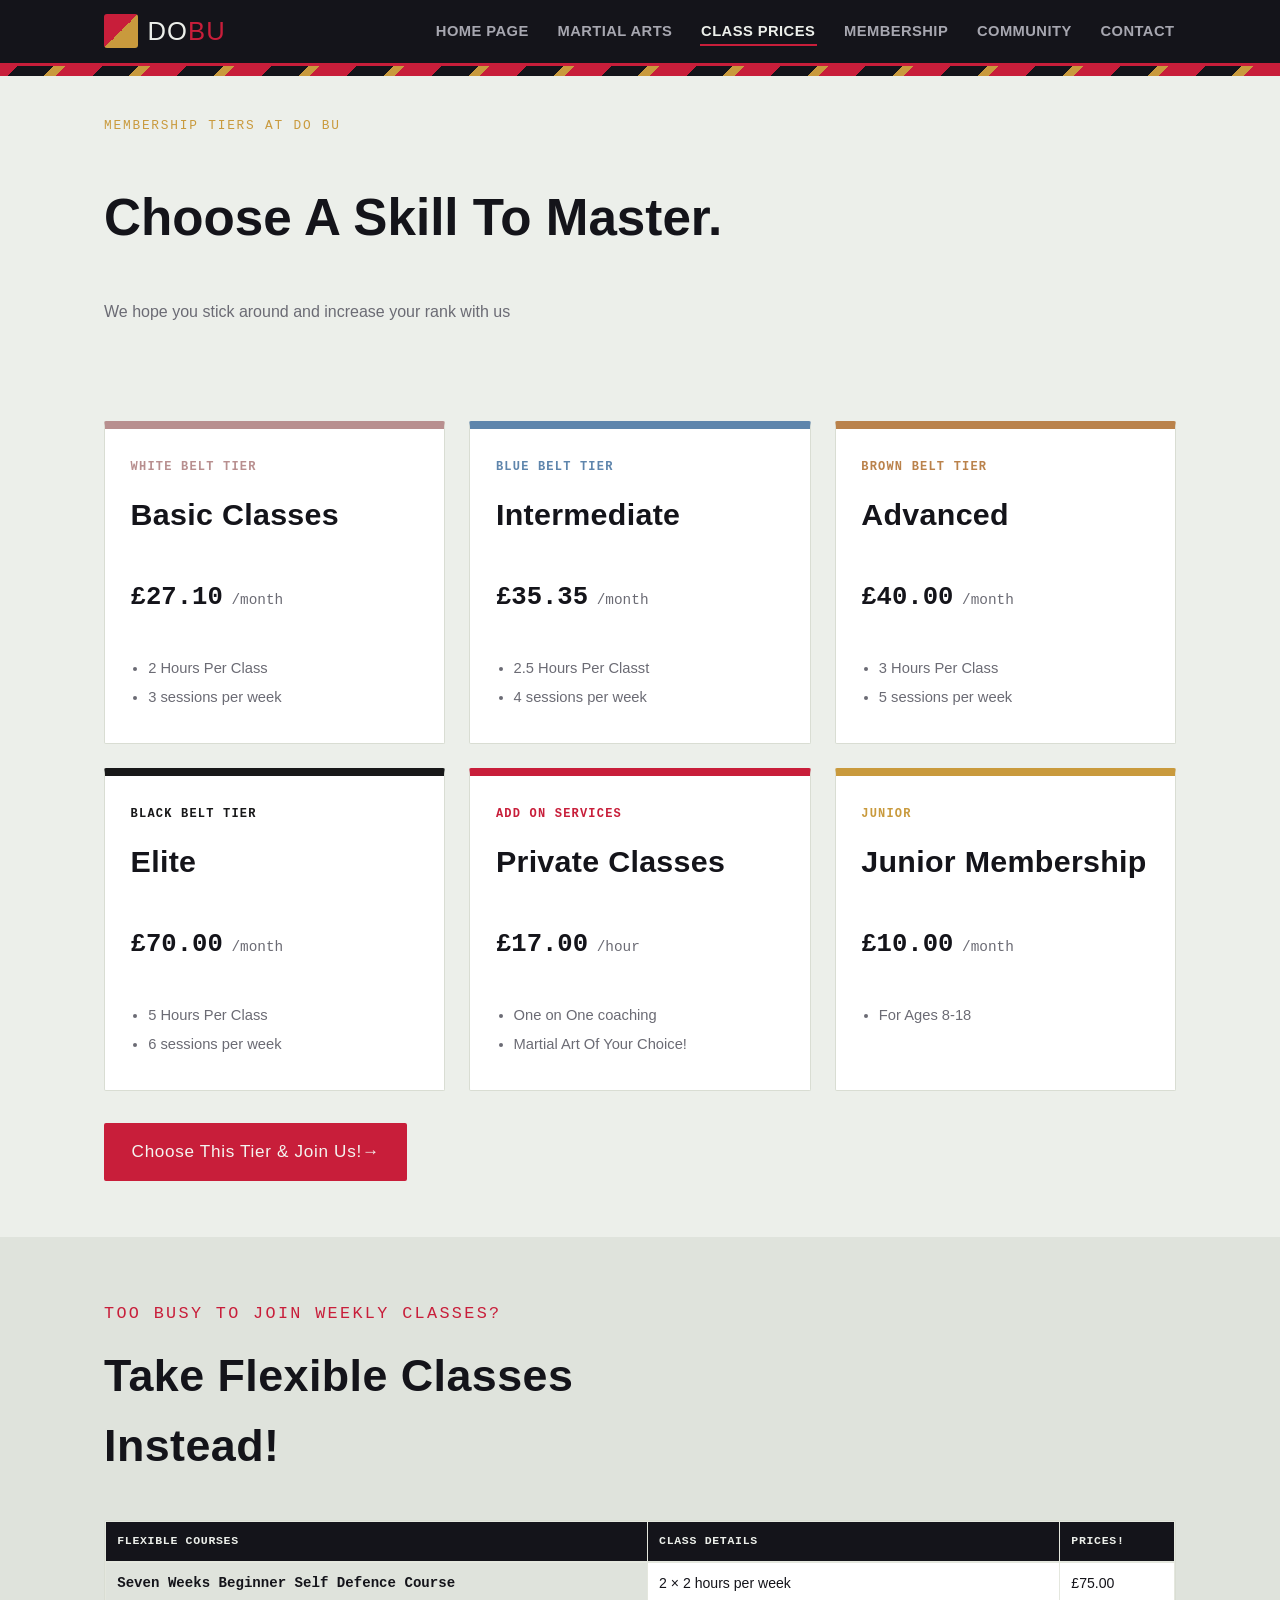
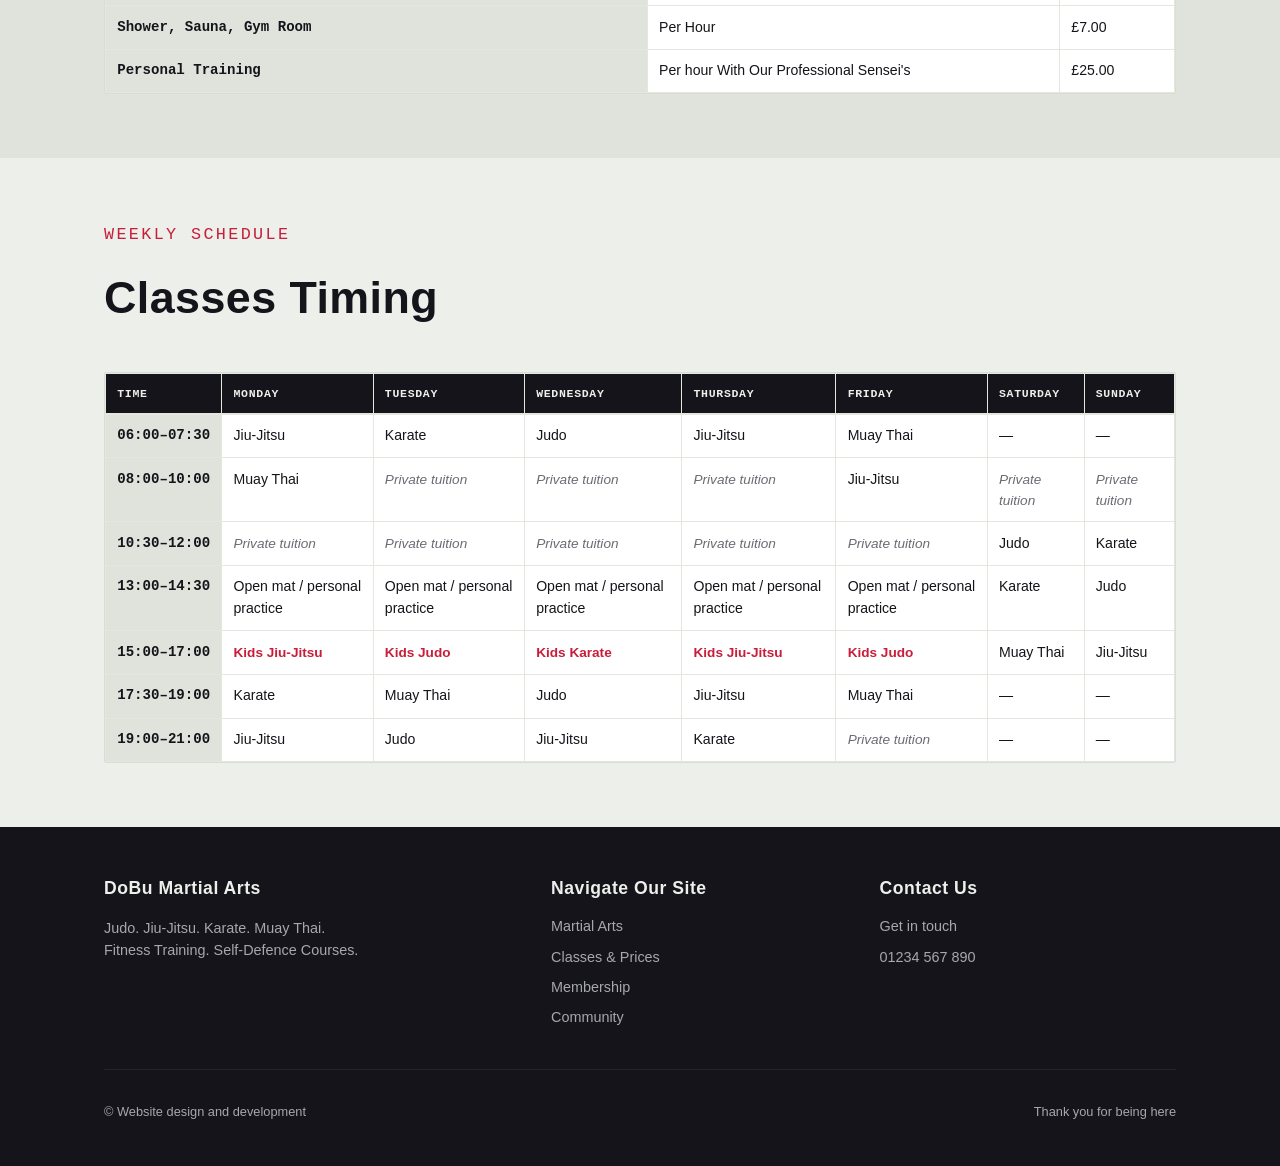
<file: classes-prices.html>
<!DOCTYPE html> <!--Declaration Tag -->
<html lang = 'eng'> <!--So browsers returns language specific results-->
<head>
    <meta name="viewport" content="width=device-width, initial-scale=1.0">
    <title>Class Prices. Welcome to Do Bu Gym's Official Website</title>
    <meta name="description" content="Membership prices, courses and timetable">
    <link rel="stylesheet" href="style.css">
<body>
<header class="site-header">
    <div class="header-inner">
        <a class="brand" href="index.html">
            <span class="brand-mark" aria-hidden="true"></span>
            <span class="brand-name">DO<span>BU</span></span>
        </a>
     <button class="nav-toggle" aria-expanded="false" aria-controls="main-nav">menu</button>
     <nav class="main-nav" id="main-nav" aria-label="Primary">
        <ul>
        <li><a href="index.html">Home Page</a></li>
        <li><a href="martial-arts.html">Martial Arts</a></li>
        <li><a href="classes-prices.html" aria-current="page">Class Prices</a></li>
        <li><a href="membership.html">Membership</a></li>
        <li><a href="community.html">Community</a></li>
        <li><a href="contact.html">Contact</a></li>
        </ul>
        </nav>
        </div>
        </header>
        <div class="belt-stripe" aria-hidden="true"></div>
        <main id="main">
   <section class="section-tight">
    <div class="container">
        <p class="eyebrow"> Membership Tiers at Do Bu</p>
        <h1 class="section-title" style="font-size:clamp(2.2rem,5vw,3.2rem);">Choose A Skill To Master.</h1>
        <p style="max-width:70ch;color:var(--text-muted);">We hope you stick around and increase your rank with us</p>
    </div>
   </section>    
   
   <section class="section-tight">
    <div class="container">
      <div class="grid grid-3">

 <div class="tier-card" style="--tier-color:#b88f8f;">
          <span class="tier-belt"> White Belt Tier</span>
          <h3>Basic Classes</h3>
          <p class="price">£27.10<span> /month</span></p>
          <ul>
            <li>2 Hours Per Class</li>
            <li>3 sessions per week</li>
          </ul>
        </div>       

  <div class="tier-card" style="--tier-color:#5e85ac;">
          <span class="tier-belt"> Blue Belt Tier</span>
          <h3>Intermediate</h3>
          <p class="price">£35.35<span> /month</span></p>
          <ul>
            <li>2.5 Hours Per Classt</li>
            <li>4 sessions per week</li>
          </ul>
        </div>   
 
<div class="tier-card" style="--tier-color:#ba824b;">
          <span class="tier-belt"> Brown Belt Tier</span>
          <h3>Advanced</h3>
          <p class="price">£40.00<span> /month</span></p>
          <ul>
            <li>3 Hours Per Class</li>
            <li>5 sessions per week</li>
          </ul>
        </div>        

 <div class="tier-card" style="--tier-color:#181819;">
          <span class="tier-belt"> Black Belt Tier</span>
          <h3>Elite</h3>
          <p class="price">£70.00<span> /month</span></p>
          <ul>
            <li>5 Hours Per Class</li>
            <li>6 sessions per week</li>
          </ul>
        </div>
        
<div class="tier-card" style="--tier-color:var(--crimson);">
          <span class="tier-belt"> Add On Services</span>
          <h3>Private Classes</h3>
          <p class="price">£17.00<span> /hour</span></p>
          <ul>
            <li>One on One coaching</li>
            <li>Martial Art Of Your Choice!</li>
          </ul>
        </div>

<div class="tier-card" style="--tier-color:var(--gold);">
          <span class="tier-belt"> Junior</span>
          <h3>Junior Membership</h3>
          <p class="price">£10.00<span> /month</span></p>
          <ul>
            <li>For Ages 8-18</li>
          </ul>
        </div>        
 </div>
      <p style="margin-top:2rem;"><a class="btn btn-primary" href="membership.html">Choose This Tier &amp; Join Us!→</a></p>
    </div>
  </section>

 <section class='section-alt'> 
    <div class="container">
    <div class="section-head">
        <p class="eyebrow">Too Busy To Join Weekly Classes?</p>
        <h2 class="section-title">Take Flexible Classes Instead!</h2>
    </div>
    <div class="data-table-wrap">
      <table class="data-table">
    <caption class="visually-hidden">Specialist courses and fitness training prices</caption>
    <thead>
        <tr><th scope="col">Flexible Courses</th><th scope="col">Class Details</th><th scope="col">Prices!</th></tr>
          </thead>
   <tbody>
            <tr>
              <th scope="row">Seven Weeks Beginner Self Defence Course</th>
              <td>2 × 2 hours per week</td>
              <td>£75.00</td>
            </tr>
            <tr>
              <th scope="row">Shower, Sauna, Gym Room</th>
              <td>Per Hour</td>
              <td>£7.00</td>
            </tr>
            <tr>
              <th scope="row">Personal Training</th>
              <td>Per hour With Our Professional Sensei's </td>
              <td>£25.00</td>
            </tr>
          </tbody>
        </table>
      </div>
    </div>
  </section>

  <section aria-labelledby="timetable-title">
    <div class="container">
      <div class="section-head">
        <p class="eyebrow">Weekly schedule</p>
        <h2 class="section-title" id="timetable-title">Classes Timing</h2>
      </div>
      <div class="data-table-wrap">
        <table class="data-table">
          <caption class="visually-hidden">DoBu Martial Arts Weekly Class Timetable</caption>
          <thead>
            <tr>
              <th scope="col">Time</th>
              <th scope="col">Monday</th>
              <th scope="col">Tuesday</th>
              <th scope="col">Wednesday</th>
              <th scope="col">Thursday</th>
              <th scope="col">Friday</th>
              <th scope="col">Saturday</th>
              <th scope="col">Sunday</th>
            </tr>
          </thead>
          <tbody>
            <tr>
              <th scope="row">06:00–07:30</th>
              <td>Jiu-Jitsu</td><td>Karate</td><td>Judo</td><td>Jiu-Jitsu</td><td>Muay Thai</td><td>—</td><td>—</td>
            </tr>
            <tr>
              <th scope="row">08:00–10:00</th>
              <td>Muay Thai</td>
              <td><span class="slot private">Private tuition</span></td>
              <td><span class="slot private">Private tuition</span></td>
              <td><span class="slot private">Private tuition</span></td>
              <td>Jiu-Jitsu</td>
              <td><span class="slot private">Private tuition</span></td>
              <td><span class="slot private">Private tuition</span></td>
            </tr>
            <tr>
              <th scope="row">10:30–12:00</th>
              <td><span class="slot private">Private tuition</span></td>
              <td><span class="slot private">Private tuition</span></td>
              <td><span class="slot private">Private tuition</span></td>
              <td><span class="slot private">Private tuition</span></td>
              <td><span class="slot private">Private tuition</span></td>
              <td>Judo</td>
              <td>Karate</td>
            </tr>
            <tr>
              <th scope="row">13:00–14:30</th>
              <td>Open mat / personal practice</td>
              <td>Open mat / personal practice</td>
              <td>Open mat / personal practice</td>
              <td>Open mat / personal practice</td>
              <td>Open mat / personal practice</td>
              <td>Karate</td>
              <td>Judo</td>
            </tr>
            <tr>
              <th scope="row">15:00–17:00</th>
              <td><span class="slot kids">Kids Jiu-Jitsu</span></td>
              <td><span class="slot kids">Kids Judo</span></td>
              <td><span class="slot kids">Kids Karate</span></td>
              <td><span class="slot kids">Kids Jiu-Jitsu</span></td>
              <td><span class="slot kids">Kids Judo</span></td>
              <td>Muay Thai</td>
              <td>Jiu-Jitsu</td>
            </tr>
            <tr>
              <th scope="row">17:30–19:00</th>
              <td>Karate</td><td>Muay Thai</td><td>Judo</td><td>Jiu-Jitsu</td><td>Muay Thai</td><td>—</td><td>—</td>
            </tr>
            <tr>
              <th scope="row">19:00–21:00</th>
              <td>Jiu-Jitsu</td><td>Judo</td><td>Jiu-Jitsu</td><td>Karate</td>
              <td><span class="slot private">Private tuition</span></td><td>—</td><td>—</td>
            </tr>
          </tbody>
        </table>
      </div>
    </div>
  </section>

</main>

<footer class="site-footer">
  <div class="container">
    <div class="footer-grid">
      <div>
        <h4>DoBu Martial Arts</h4>
        <p>Judo. Jiu-Jitsu. Karate. Muay Thai.<br>Fitness Training. Self-Defence Courses.</p>
      </div>
      <div>
        <h4>Navigate Our Site</h4> 
        <ul>
          <li><a href="martial-arts.html">Martial Arts</a></li>
          <li><a href="classes-prices.html">Classes &amp; Prices</a></li>
          <li><a href="membership.html">Membership</a></li>
          <li><a href="community.html">Community</a></li>
        </ul>
      </div>
      <div>
        <h4>Contact Us</h4>
        <ul>
          <li><a href="contact.html">Get in touch</a></li>
          <li>01234 567 890</a></li>
        </ul>
      </div>
    </div>
    <div class="footer-bottom">
      <p>© Website design and development</p>
      <p>Thank you for being here</p>
    </div>
  </div>
</footer>

<script src="script.js"></script>
</body>
</html>
</file>
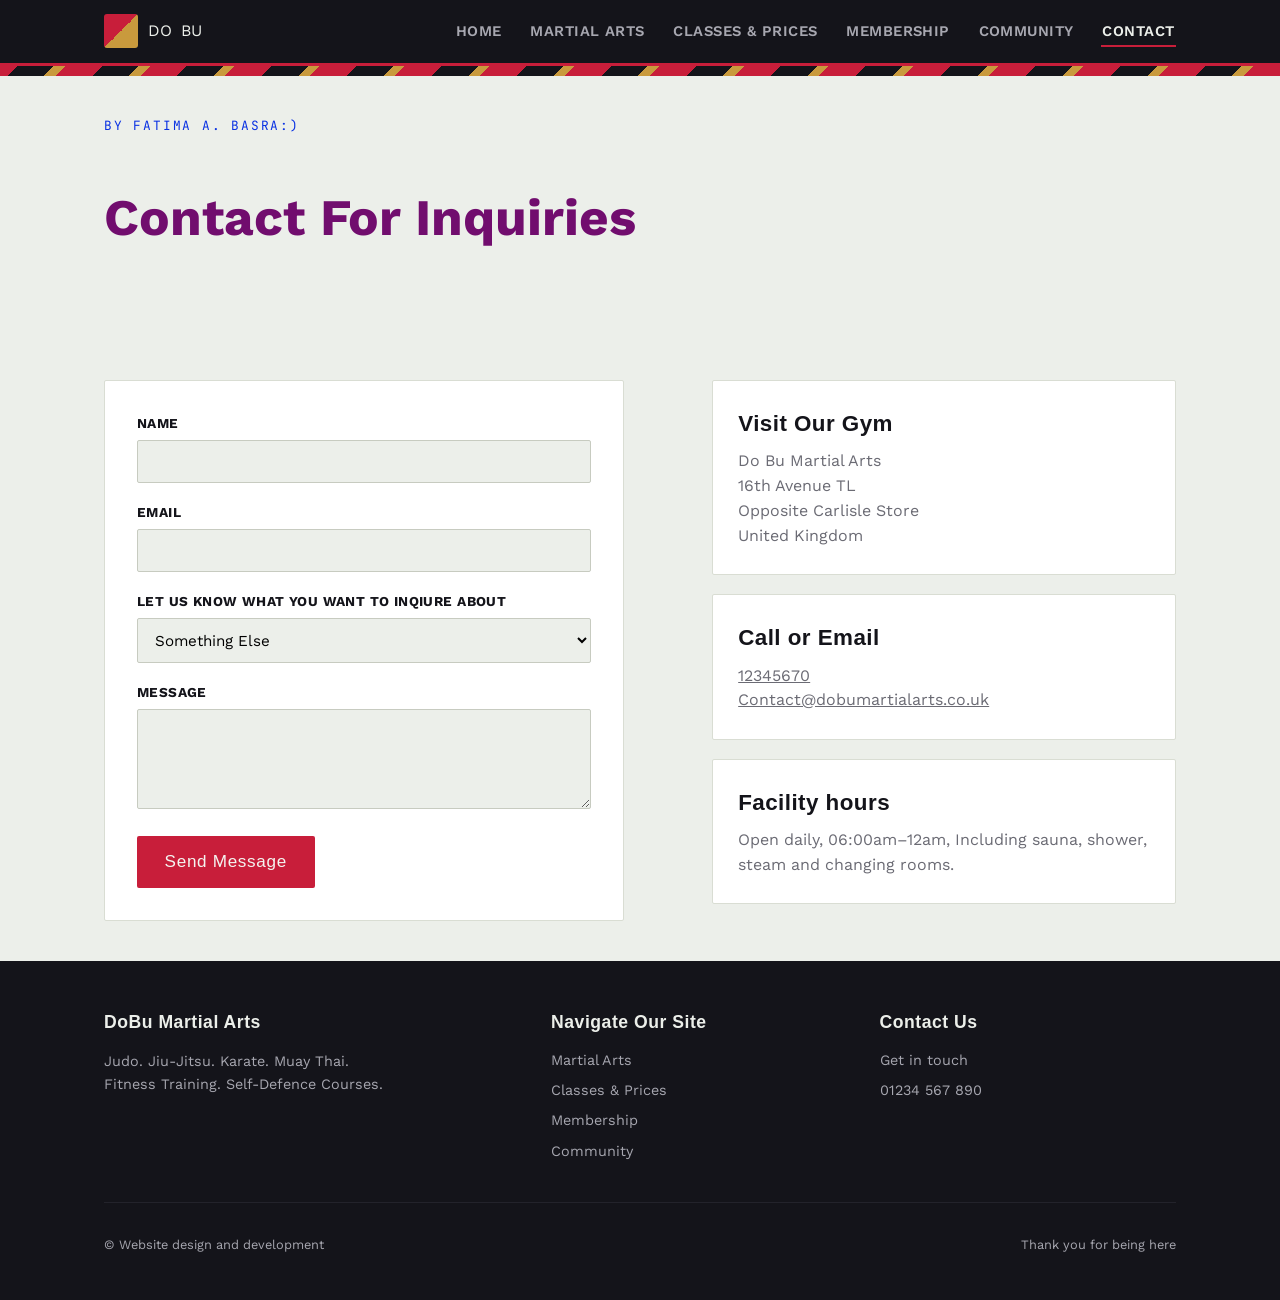
<file: contact.html>
<!DOCTYPE html>
<html lang="en">
<head>
<meta charset="UTF-8">
<meta name="viewport" content="width=device-width, initial-scale=1.0">
<title>Contact Us | DoBu Martial Arts</title>
<meta name="description" content="Get in touch with DoBu Martial Arts — find our location, opening hours and send us a message.">
<link rel="preconnect" href="https://fonts.googleapis.com">
<link rel="preconnect" href="https://fonts.gstatic.com" crossorigin>
<link href="https://fonts.googleapis.com/css2?family=Caacupé+One&family=Work+Sans:wght@400;500;600;700&family=JetBrains+Mono:wght@400;700&display=swap" rel="stylesheet">
<link rel="stylesheet" href="style.css">
</head>
<body>

<header class="site-header">
  <div class="header-inner">
    <a class="brand" href="index.html">
      <span class="brand-mark" aria-hidden="true"></span
     <span class="brand-name">DO<span>BU</span></span>
    </a>
    <nav class="main-nav" id="main-nav" aria-label="Primary">
      <ul>
        <li><a href="index.html">Home</a></li>
        <li><a href="martial-arts.html">Martial Arts</a></li>
        <li><a href="classes-prices.html">Classes &amp; Prices</a></li>
        <li><a href="membership.html">Membership</a></li>
        <li><a href="community.html">Community</a></li>
        <li><a href="contact.html" aria-current="page">Contact</a></li>
      </ul>
    </nav>
  </div>
</header>
<div class="belt-stripe" aria-hidden="true"></div>

<main id="main">

  <section class="section-tight">
    <div class="container">
      <p class="eyebrow" style="color:#0931e3;">By Fatima A. Basra:)</p> 
      <h1 class="section-title" style="font-size:clamp(2.2rem,5vw,3.2rem); color:#710d6e;">Contact For Inquiries</h1>
    </div>  
  </section>

  <section class="section-tight">
    <div class="container">
      <div class="grid" style="grid-template-columns: 1.1fr 0.9fr; gap:2.5rem; align-items:flex-start;">

        <form class="form-panel" id="contact-form" novalidate>
         <div role="alert" class="success is-hidden" id="contact-success">Your message has been sent.We will reply in five working days <3</div>

          <div class="form-row">
            <label for="c-name">Name</label>
            <input type="text" id="c-name" name="c-name" autocomplete="name" required>
          </div>
          <div class="form-row">
            <label for="c-email">Email</label>
            <input type="email" id="c-email" name="c-email" autocomplete="email" required>
          </div>
          <div class="form-row">
            <label for="c-topic">Let Us Know What You Want To Inqiure About</label>
            <select id="c-topic" name="c-topic">
              <option>Something Else</option>
              <option>Membership & Pricing</option>
              <option>Kids/Juniors Classes</option>
              <option>Private Tuition</option>
              <option>Facilities</option>
            </select>
          </div>
          <div class="form-row">
            <label for="c-message">Message</label>
            <textarea id="c-message" name="c-message" required></textarea>
          </div>
          <button type="submit" class="btn btn-primary">Send Message</button>
        </form>

        <aside>
          <div class="card" style="margin-bottom:1.2rem;">
            <h3>Visit Our Gym</h3>
            <address style="font-style:normal;color:var(--text-muted);">
              Do Bu Martial Arts<br>
              16th Avenue TL<br>
              Opposite Carlisle Store<br>
              United Kingdom
            </address>
          </div>
          <div class="card" style="margin-bottom:1.2rem;">
            <h3>Call or Email</h3>
            <p><a href="tel:+441234567890">12345670</a><br>
            <a href="mailto:Contact@dobumartialarts.co.uk">Contact@dobumartialarts.co.uk</a></p>
          </div>
          <div class="card">
            <h3>Facility hours</h3>
            <p>Open daily, 06:00am–12am, Including sauna, shower, steam and changing rooms.</p>
          </div>
        </aside>

      </div>
    </div>
  </section>

</main>


<footer class="site-footer">
  <div class="container">
    <div class="footer-grid">
      <div>
        <h4>DoBu Martial Arts</h4>
        <p>Judo. Jiu-Jitsu. Karate. Muay Thai.<br>Fitness Training. Self-Defence Courses.</p>
      </div>
      <div>
        <h4>Navigate Our Site</h4> 
        <ul>
          <li><a href="martial-arts.html">Martial Arts</a></li>
          <li><a href="classes-prices.html">Classes &amp; Prices</a></li>
          <li><a href="membership.html">Membership</a></li>
          <li><a href="community.html">Community</a></li>
        </ul>
      </div>
      <div>
        <h4>Contact Us</h4>
        <ul>
          <li><a href="contact.html">Get in touch</a></li>
          <li>01234 567 890</a></li>
        </ul>
      </div>
    </div>
    <div class="footer-bottom">
      <p>© Website design and development</p>
      <p>Thank you for being here</p>
    </div>
  </div>
</footer>

<script src="script.js"></script>
</body>
</html>
</file>
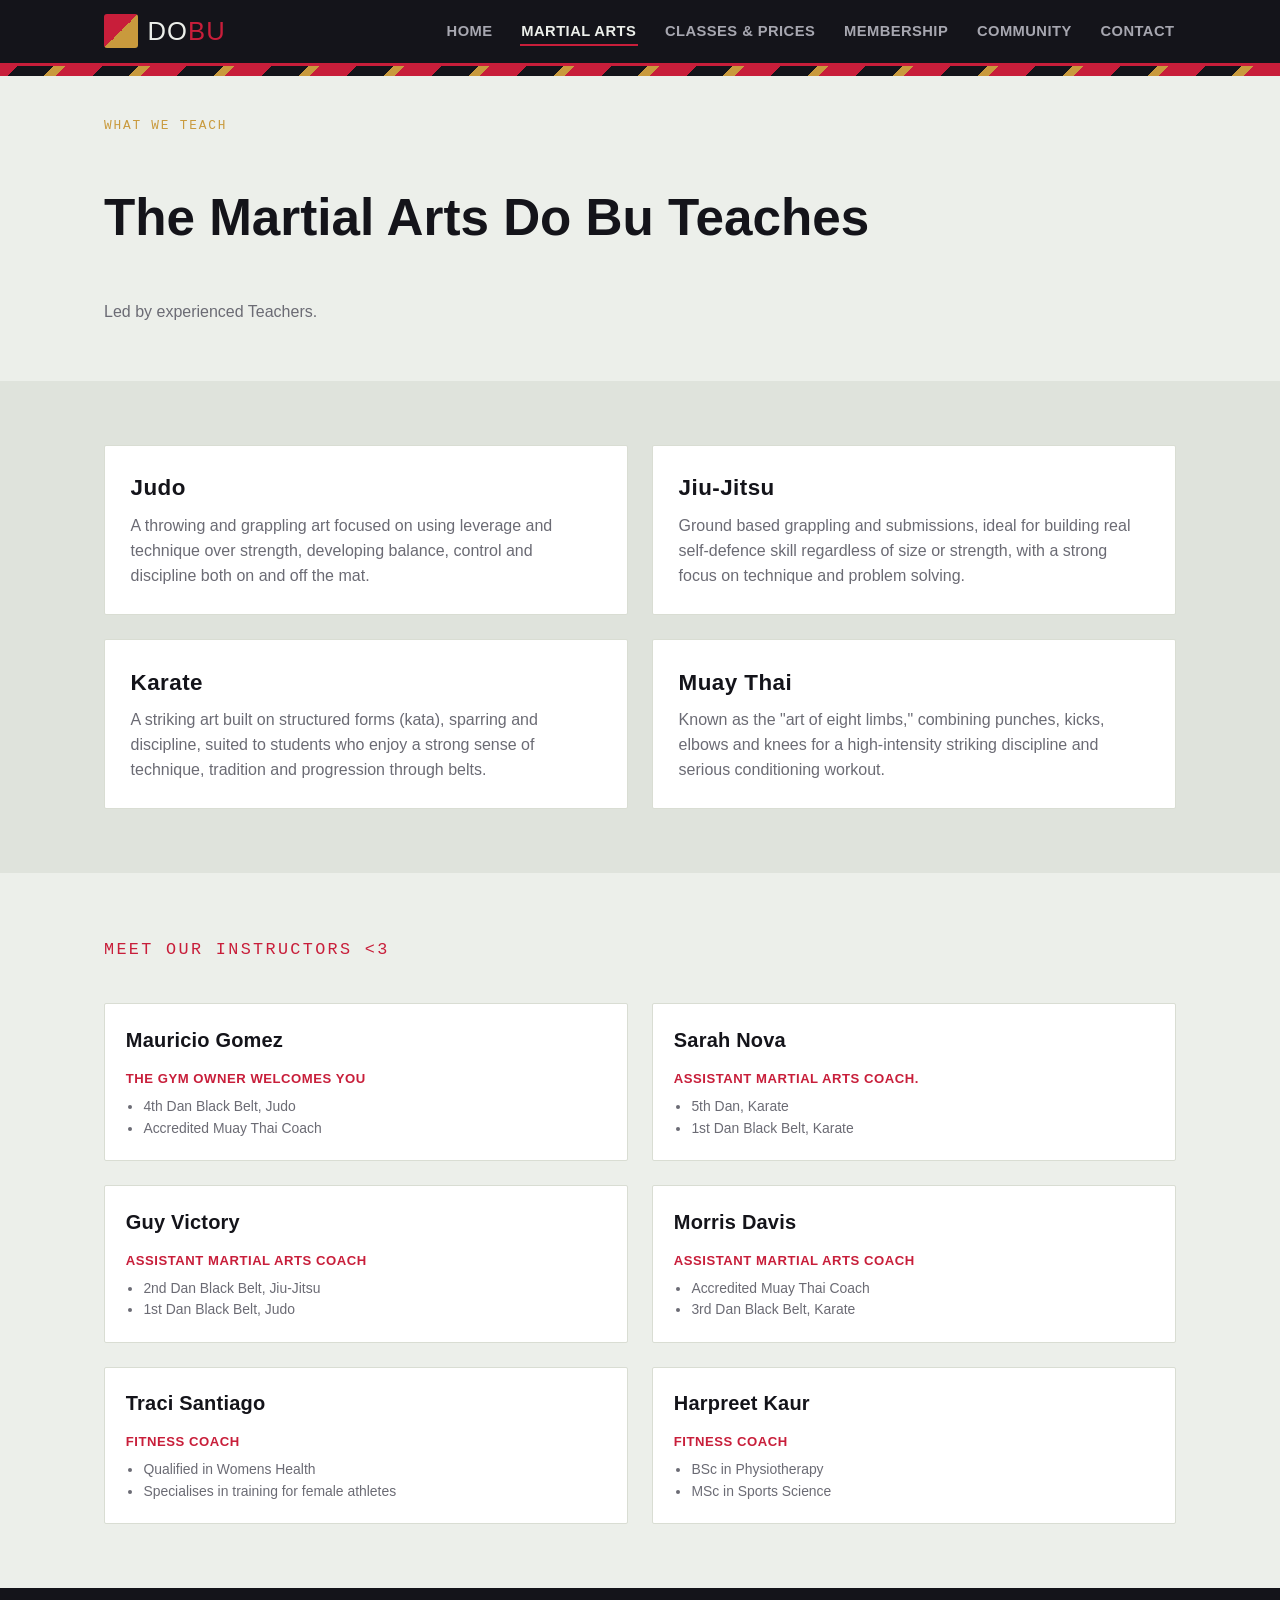
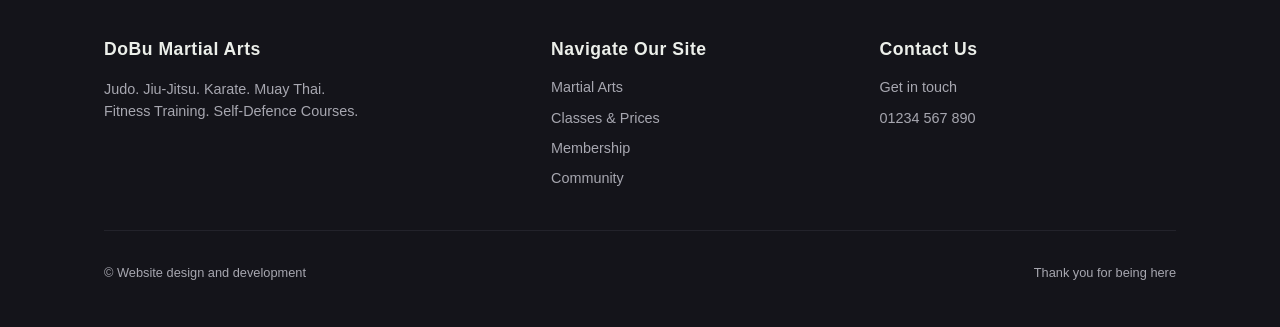
<file: martial-arts.html>
<!DOCTYPE html>
<html lang="en">
<head>
<meta charset="UTF-8">
<meta name="viewport" content="width=device-width, initial-scale=1.0">
<title>Martial Arts Instructors | DoBu Martial Arts</title>
<meta name="description" content="Meet the martial arts we teach at DoBu — Judo, Jiu-Jitsu, Karate and Muay Thai — and the black belt instructors behind them.">
<link rel="preconnect" href="https://fonts.googleapis.com">
<link rel="stylesheet" href="style.css">
</head>
<body>

<header class="site-header">
  <div class="header-inner">
    <a class="brand" href="index.html">
      <span class="brand-mark" aria-hidden="true"></span>
      <span class="brand-name">DO<span>BU</span></span>
    </a>
    <button class="nav-toggle" aria-expanded="false" aria-controls="main-nav">Menu ☰</button>
    <nav class="main-nav" id="main-nav" aria-label="Primary">
      <ul>
        <li><a href="index.html">Home</a></li>
        <li><a href="martial-arts.html" aria-current="page">Martial Arts</a></li>
        <li><a href="classes-prices.html">Classes &amp; Prices</a></li>
        <li><a href="membership.html">Membership</a></li>
        <li><a href="community.html">Community</a></li>
        <li><a href="contact.html">Contact</a></li>
      </ul>
    </nav>
  </div>
</header>
<div class="belt-stripe" aria-hidden="true"></div>

<main id="main">

  <section class="section-tight">
    <div class="container">
      <p class="eyebrow">What we teach</p>
      <h1 class="section-title" style="font-size:clamp(2.2rem,5vw,3.2rem);">The Martial Arts Do Bu Teaches</h1>
      <p style="max-width:60ch;color:var(--text-muted);">Led by experienced Teachers.</p>
    </div>
  </section>

  <section class="section-alt">
    <div class="container">
      <div class="grid grid-2">
        <div class="card">
          <h3>Judo</h3>
          <p>A throwing and grappling art focused on using leverage and technique over strength, developing balance, control and discipline both on and off the mat.</p>
        </div>
        <div class="card">
          <h3>Jiu-Jitsu</h3>
          <p>Ground based grappling and submissions, ideal for building real self-defence skill regardless of size or strength, with a strong focus on technique and problem solving.</p>
        </div>
        <div class="card">
          <h3>Karate</h3>
          <p>A striking art built on structured forms (kata), sparring and discipline, suited to students who enjoy a strong sense of technique, tradition and progression through belts.</p>
        </div>
        <div class="card">
          <h3>Muay Thai</h3>
          <p>Known as the "art of eight limbs," combining punches, kicks, elbows and knees for a high-intensity striking discipline and serious conditioning workout.</p>
        </div>
      </div>
    </div>
  </section>

  <section aria-labelledby="instructors-title">
    <div class="container">
      <div class="section-head">
        <p class="eyebrow">Meet Our Instructors <3</p>
      </div>
      <div class="grid grid-2">

        <div class="instructor-card">
          <div>
            <h3>Mauricio Gomez</h3>
            <p class="role">The gym owner welcomes you</p>
            <ul>
              <li>4th Dan Black Belt, Judo</li>
              <li>Accredited Muay Thai Coach</li>
            </ul>
          </div>
        </div>

        <div class="instructor-card">
          <div>
            <h3>Sarah Nova</h3>
            <p class="role">Assistant Martial Arts Coach.</p>
            <ul>
              <li>5th Dan, Karate</li>
              <li>1st Dan Black Belt, Karate</li>
            </ul>
          </div>
        </div>

        <div class="instructor-card">
          <div>
            <h3>Guy Victory</h3>
            <p class="role">Assistant Martial Arts Coach</p>
            <ul>
              <li>2nd Dan Black Belt, Jiu-Jitsu</li>
              <li>1st Dan Black Belt, Judo</li>
            </ul>
          </div>
        </div>

        <div class="instructor-card">
          <div>
            <h3>Morris Davis</h3>
            <p class="role">Assistant Martial Arts Coach</p>
            <ul>
              <li>Accredited Muay Thai Coach</li>
              <li>3rd Dan Black Belt, Karate</li>
            </ul>
          </div>
        </div>

        <div class="instructor-card">
          <div>
            <h3>Traci Santiago</h3>
            <p class="role">Fitness Coach</p>
            <ul>
              <li> Qualified in Womens Health</li>
              <li>Specialises in training for female athletes</li>
            </ul>
          </div>
        </div>

        <div class="instructor-card">
          <div>
            <h3>Harpreet Kaur</h3>
            <p class="role">Fitness Coach</p>
            <ul>
              <li>BSc in Physiotherapy</li>
              <li>MSc in Sports Science</li>
            </ul>
          </div>
        </div>

      </div>
    </div>
  </section>

</main>

<footer class="site-footer">
  <div class="container">
    <div class="footer-grid">
      <div>
        <h4>DoBu Martial Arts</h4>
        <p>Judo. Jiu-Jitsu. Karate. Muay Thai.<br>Fitness Training. Self-Defence Courses.</p>
      </div>
      <div>
        <h4>Navigate Our Site</h4> 
        <ul>
          <li><a href="martial-arts.html">Martial Arts</a></li>
          <li><a href="classes-prices.html">Classes &amp; Prices</a></li>
          <li><a href="membership.html">Membership</a></li>
          <li><a href="community.html">Community</a></li>
        </ul>
      </div>
      <div>
        <h4>Contact Us</h4>
        <ul>
          <li><a href="contact.html">Get in touch</a></li>
          <li>01234 567 890</a></li>
        </ul>
      </div>
    </div>
    <div class="footer-bottom">
      <p>© Website design and development</p>
      <p>Thank you for being here</p>
    </div>
  </div>
</footer>
</file>
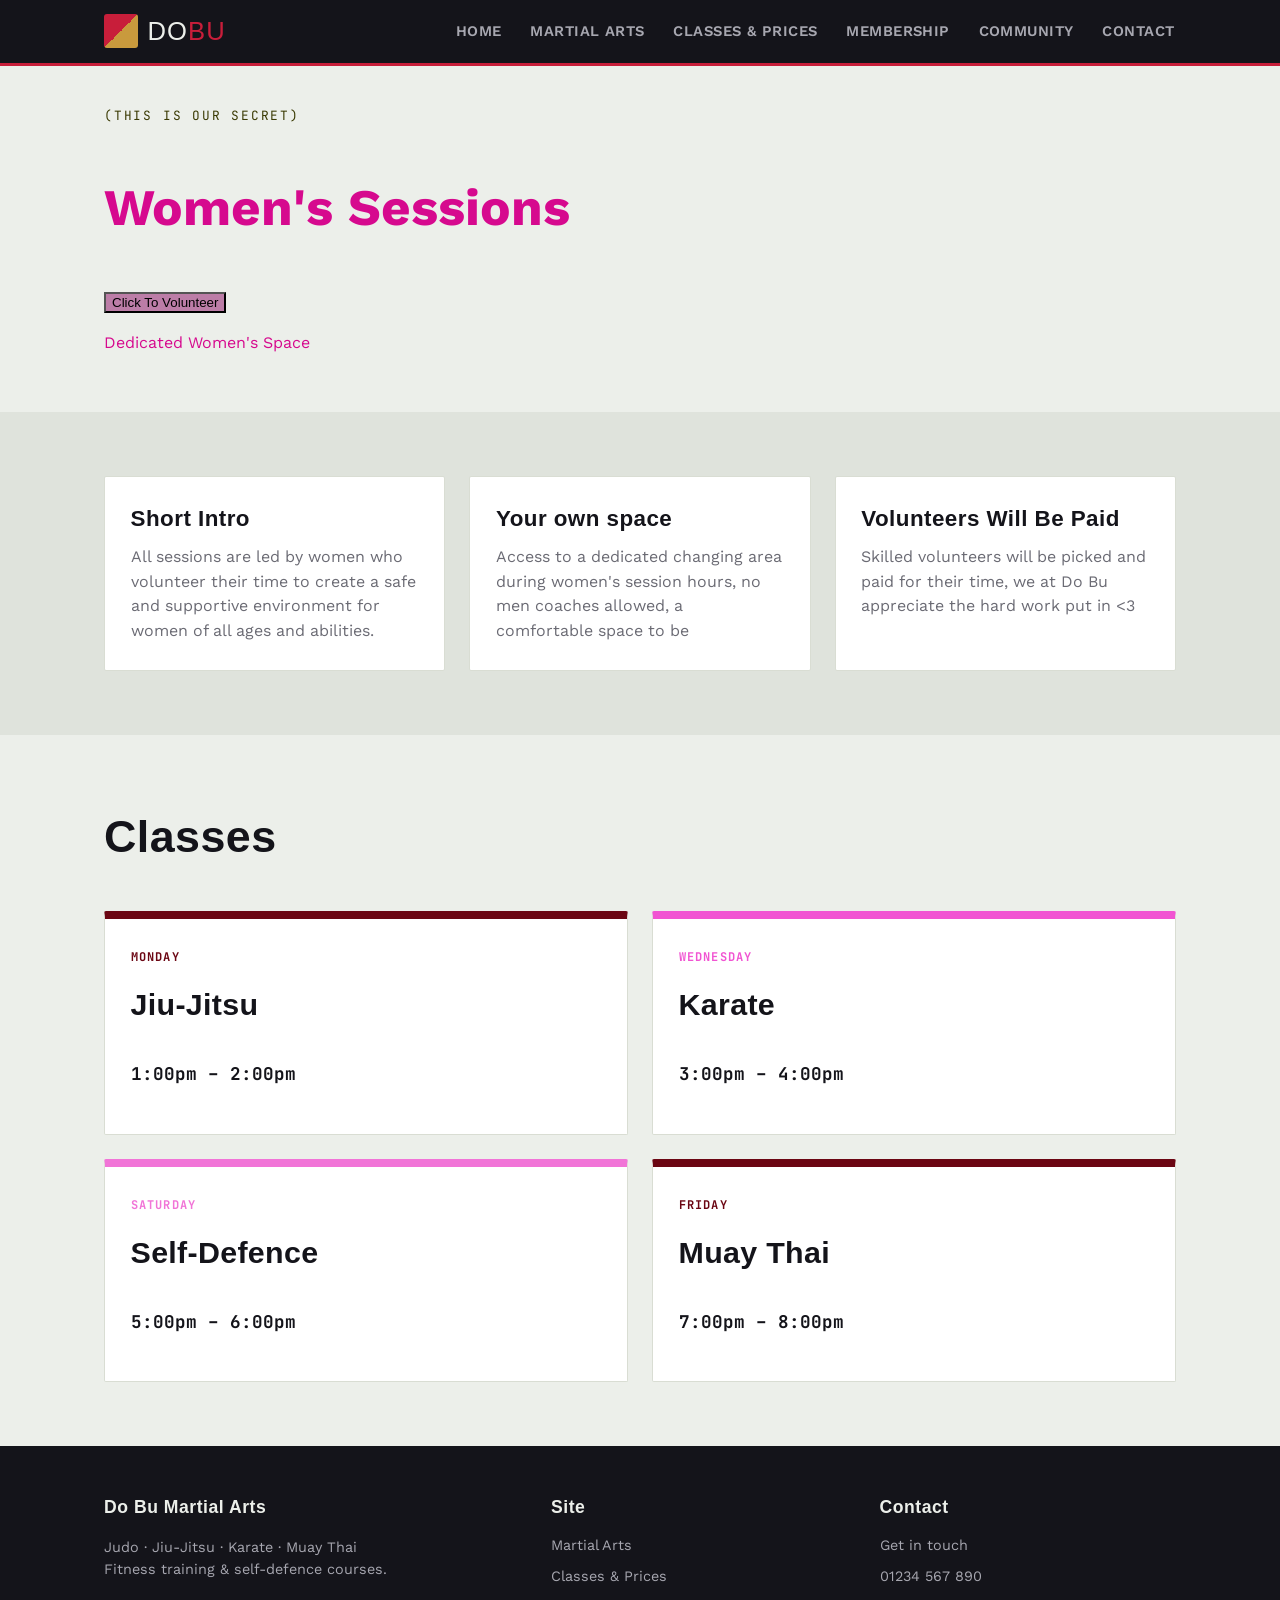
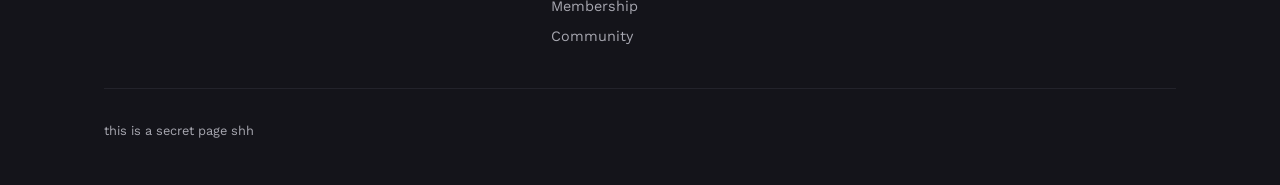
<file: women-timing.html>
<!DOCTYPE html>
<html lang="en">
<head>
<meta charset="UTF-8">
<meta name="viewport" content="width=device-width, initial-scale=1.0">
<title>Women's Timings | DoBu Martial Arts</title>
<link rel="preconnect" href="https://fonts.googleapis.com">
<link href="https://fonts.googleapis.com/css2?family=Bebas+Neue&family=Work+Sans:wght@400;500;600;700&family=JetBrains+Mono:wght@400;700&display=swap" rel="stylesheet">
<link rel="stylesheet" href="style.css">
</head> 
<body>

<header class="site-header">
  <div class="header-inner">
    <a class="brand" href="index.html">
      <span class="brand-mark" aria-hidden="true"></span>
      <span class="brand-name">DO<span>BU</span></span>
    </a>
    <button class="nav-toggle" aria-expanded="false" aria-controls="main-nav">Menu ☰</button>
    <nav class="main-nav" id="main-nav" aria-label="Primary">
      <ul>
        <li><a href="index.html">Home</a></li>
        <li><a href="martial-arts.html">Martial Arts</a></li>
        <li><a href="classes-prices.html">Classes &amp; Prices</a></li>
        <li><a href="membership.html">Membership</a></li>
        <li><a href="community.html">Community</a></li>
        <li><a href="contact.html">Contact</a></li>
      </ul>
    </nav>
  </div>
</header>

<main id="main">

  <section class="section-tight">
    <div class="container">
      <p class="eyebrow" style="color:rgb(58, 58, 3);">(this is our secret) </p>
      <h1 class="section-title" style="font-size:clamp(2.2rem,5vw,3.2rem); color:rgb(214, 9, 142);">Women's Sessions</h1>
      <button type="button" onclick="alert('Volunteer')" style="background-color: #bc7da7; color: #000;">Click To Volunteer</button>
      <p style="max-width:80ch;color:rgb(214, 9, 142);">Dedicated Women's Space</p>
    </div>
  </section>

  <section class="section-alt">
    <div class="container">
      <div class="grid grid-3">
        <div class="card">
          <h3>Short Intro</h3>
          <p>All sessions are led by women who volunteer their time to create a safe and supportive environment for women of all ages and abilities.</p>
        </div>
        <div class="card">
          <h3>Your own space</h3>
          <p>Access to a dedicated changing area during women's session hours, no men coaches allowed, a comfortable space to be</p>
        </div>
        <div class="card">
          <h3>Volunteers Will Be Paid</h3>
          <p>Skilled volunteers will be picked and paid for their time, we at Do Bu appreciate the hard work put in <3</p>
        </div>
      </div>
    </div>
  </section>

  <section aria-labelledby="schedule-title">
    <div class="container">
      <div class="section-head">
        <h2 class="section-title" id="schedule-title"> Classes</h2>
      </div>
      <div class="grid grid-2">

        <div class="tier-card" style="--tier-color:#6b0613;">
          <span class="tier-belt"> Monday</span>
          <h3>Jiu-Jitsu</h3>
          <p class="price" style="font-size:1.1rem;">1:00pm – 2:00pm</p>

        </div>

        <div class="tier-card" style="--tier-color:#f154d2;">
          <span class="tier-belt">Wednesday</span>
          <h3>Karate</h3>
          <p class="price" style="font-size:1.1rem;">3:00pm – 4:00pm</p>

        </div>

        <div class="tier-card" style="--tier-color:#f174d7;">
          <span class="tier-belt">Saturday</span>
          <h3>Self-Defence</h3>
          <p class="price" style="font-size:1.1rem;">5:00pm – 6:00pm</p>
        </div>
          
        <div class="tier-card" style="--tier-color:#6b0613;">
          <span class="tier-belt">Friday</span>
          <h3>Muay Thai</h3>
          <p class="price" style="font-size:1.1rem;">7:00pm – 8:00pm</p>

        </div>

      </div>
    </div>
  </section>

</main>

<footer class="site-footer">
  <div class="container">
    <div class="footer-grid">
      <div>
        <h4>Do Bu Martial Arts</h4>
        <p>Judo · Jiu-Jitsu · Karate · Muay Thai<br>Fitness training &amp; self-defence courses.</p>
      </div>
      <div>
        <h4>Site</h4>
        <ul>
          <li><a href="martial-arts.html">Martial Arts</a></li>
          <li><a href="classes-prices.html">Classes &amp; Prices</a></li>
          <li><a href="membership.html">Membership</a></li>
          <li><a href="community.html">Community</a></li>
        </ul>
      </div>
      <div>
        <h4>Contact</h4>
        <ul>
          <li><a href="contact.html">Get in touch</a></li>
          <li><a href="tel:+441234567890">01234 567 890</a></li>
        </ul>
      </div>
    </div>
    <div class="footer-bottom">
      <p>this is a secret page shh</p>
    </div>
  </div>
</footer>

<script src="script.js"></script>
</body>
</html>
</file>
<file: style.css>
/* =========================================================
   DoBu Martial Arts — shared stylesheet
   Palette: ink black, tatami-tinted paper, belt crimson, belt gold
   Type: Caacupé One (display) / Work Sans (body) / JetBrains Mono (data)
   ========================================================= */

:root {
  --ink: #14141a;
  --panel: #23232b;
  --paper: #ecefea;
  --paper-dim: #dfe3dc;
  --crimson: #c81e3a;
  --crimson-dark: #9c1730;
  --gold: #c99a3d;
  --white-belt: #f4f4f0;
  --text-muted: #6b6b74;
  --text-on-dark-muted: #a7a7b0;


  --font-display: "Caacupé One", "Caacupé One", sans-serif;
  --font-body: "Work Sans", -apple-system, "Segoe UI", sans-serif;
  --font-mono: "JetBrains Mono", "Courier New", monospace;

  --radius: 2px;
  --max-w: 1120px;
}

* { box-sizing: border-box; }

html { scroll-behavior: smooth; }

body {
  margin: 0;
  font-family: var(--font-body);
  color: var(--ink);
  background: var(--paper);
  line-height: 1.55;
}

img { max-width: 100%; display: block; }

a { color: inherit; }

.container {
  max-width: var(--max-w);
  margin: 0 auto;
  padding: 0 1.5rem;
}

/* ---------- Focus visibility (accessibility) ---------- */
a:focus-visible,
button:focus-visible,
input:focus-visible,
textarea:focus-visible,
select:focus-visible {
  outline: 3px solid var(--gold);
  outline-offset: 2px;
}

/* ---------- Header / Nav ---------- */
.site-header {
  background: var(--ink);
  color: var(--paper);
  position: sticky;
  top: 0;
  z-index: 100;
  border-bottom: 3px solid var(--crimson);
}
.header-inner {
  display: flex;
  align-items: center;
  justify-content: space-between;
  padding: 0.9rem 1.5rem;
  max-width: var(--max-w);
  margin: 0 auto;
}
.brand {
  display: flex;
  align-items: center;
  gap: 0.6rem;
  text-decoration: none;
  color: var(--paper);
}
.brand-mark {
  width: 34px;
  height: 34px;
  background: linear-gradient(135deg, var(--crimson) 0 50%, var(--gold) 50% 100%);
  border-radius: 3px;
  flex-shrink: 0;
}
.brand-name {
  font-family: var(--font-display);
  font-size: 1.6rem;
  letter-spacing: 0.04em;
  line-height: 1;
}
.brand-name span { color: var(--crimson); }

.main-nav ul {
  list-style: none;
  display: flex;
  gap: 1.6rem;
  margin: 0;
  padding: 0;
}
.main-nav a {
  text-decoration: none;
  font-weight: 600;
  font-size: 0.92rem;
  letter-spacing: 0.03em;
  text-transform: uppercase;
  color: var(--text-on-dark-muted);
  padding: 0.3rem 0.1rem;
  border-bottom: 2px solid transparent;
  transition: color 0.15s ease, border-color 0.15s ease;
}
.main-nav a:hover,
.main-nav a[aria-current="page"] {
  color: var(--paper);
  border-color: var(--crimson);
}

.nav-toggle {
  display: none;
  background: none;
  border: 1px solid var(--text-on-dark-muted);
  color: var(--paper);
  padding: 0.4rem 0.7rem;
  font-size: 1.1rem;
  border-radius: var(--radius);
  cursor: pointer;
}

@media (max-width: 760px) {
  .nav-toggle { display: inline-flex; }
  .main-nav {
    display: none;
    width: 100%;
  }
  .main-nav.open { display: block; }
  .main-nav ul {
    flex-direction: column;
    gap: 0;
    padding: 0.5rem 1.5rem 1rem;
  }
  .main-nav li { border-top: 1px solid var(--panel); }
  .main-nav a { display: block; padding: 0.8rem 0.2rem; }
  .header-inner { flex-wrap: wrap; }
}

/* ---------- Belt stripe divider (signature motif) ---------- */
.belt-stripe {
  height: 10px;
  background: repeating-linear-gradient(
    -45deg,
    var(--crimson) 0 26px,
    var(--gold) 26px 34px,
    var(--ink) 34px 60px
  );
}

/* ---------- Hero ---------- */
.hero {
  background: var(--ink);
  color: var(--paper);
  padding: 4.5rem 0 5rem;
  position: relative;
}
.hero-inner {
  max-width: var(--max-w);
  margin: 0 auto;
  padding: 0 1.5rem;
  display: grid;
  grid-template-columns: 1.1fr 0.9fr;
  gap: 3rem;
  align-items: center;
}
.eyebrow {
  font-family: var(--font-mono);
  color: var(--gold);
  text-transform: uppercase;
  letter-spacing: 0.14em;
  font-size: 0.8rem;
  margin: 0 0 0.9rem;
}
.hero h1 {
  font-family: var(--font-display);
  font-size: clamp(2.6rem, 6vw, 4.6rem);
  line-height: 0.95;
  margin: 0 0 1.2rem;
  letter-spacing: 0.01em;
}
.hero h1 em {
  font-style: normal;
  color: var(--crimson);
}
.hero p.lede {
  font-size: 1.15rem;
  color: var(--text-on-dark-muted);
  max-width: 40ch;
  margin: 0 0 2rem;
}
.hero-figure {
  aspect-ratio: 4/5;
  background: var(--panel);
  border: 1px solid #34343d;
  border-radius: var(--radius);
  display: flex;
  align-items: center;
  justify-content: center;
  color: var(--text-on-dark-muted);
  font-family: var(--font-mono);
  font-size: 0.85rem;
  text-align: center;
  padding: 1rem;
}

@media (max-width: 820px) {
  .hero-inner { grid-template-columns: 1fr; }
  .hero-figure { order: -1; aspect-ratio: 16/9; }
}

/* ---------- Buttons ---------- */
.btn {
  display: inline-flex;
  align-items: center;
  gap: 0.5rem;
  font-family: var(--font-display);
  font-size: 1.07rem;
  letter-spacing: 0.04em;
  text-decoration: none;
  padding: 0.85rem 1.6rem;
  border-radius: var(--radius);
  border: 2px solid var(--crimson);
  cursor: pointer;
}
.btn-primary {
  background: var(--crimson);
  color: var(--white-belt);
}
.btn-primary:hover { background: var(--crimson-dark); }
.btn-ghost {
  background: transparent;
  color: var(--paper);
}
.btn-ghost:hover { background: rgba(255,255,255,0.08); }
.btn-dark {
  border-color: var(--ink);
  color: var(--ink);
  background: transparent;
}
.btn-dark:hover { background: var(--ink); color: var(--paper); }

/* ---------- Sections ---------- */
section { padding: 4rem 0; }
.section-tight { padding: 2.5rem 0; }
.section-dark { background: var(--ink); color: var(--paper); }
.section-alt { background: var(--paper-dim); }

.section-head {
  max-width: 60ch;
  margin: 0 0 2.5rem;
}
.section-head .eyebrow { color: var(--crimson); }
.section-dark .section-head .eyebrow { color: var(--gold); }
h2.section-title {
  font-family: var(--font-display);
  font-size: clamp(2rem, 4vw, 2.8rem);
  margin: 0.2rem 0 0.6rem;
  letter-spacing: 0.01em;
}
.section-head p { color: var(--text-muted); font-size: 1.05rem; }
.section-dark .section-head p { color: var(--text-on-dark-muted); }

/* ---------- Cards / grids ---------- */
.grid {
  display: grid;
  gap: 1.5rem;
}
.grid-3 { grid-template-columns: repeat(3, 1fr); }
.grid-2 { grid-template-columns: repeat(2, 1fr); }
@media (max-width: 820px) {
  .grid-3, .grid-2 { grid-template-columns: 1fr; }
}

.card {
  background: #fff;
  border: 1px solid #d9ddd3;
  border-radius: var(--radius);
  padding: 1.6rem;
  color: var(--ink);
}
.card h3 {
  font-family: var(--font-display);
  font-size: 1.4rem;
  letter-spacing: 0.02em;
  margin: 0 0 0.5rem;
  color: var(--ink);
}
.card p { color: var(--text-muted); margin: 0; }

.tag {
  display: inline-block;
  font-family: var(--font-mono);
  font-size: 0.72rem;
  text-transform: uppercase;
  letter-spacing: 0.08em;
  background: var(--ink);
  color: var(--gold);
  padding: 0.25rem 0.55rem;
  border-radius: 2px;
  margin-bottom: 0.8rem;
}

/* ---------- Belt tier pricing cards ---------- */
.tier-card {
  background: #fff;
  border-radius: var(--radius);
  border: 1px solid #d9ddd3;
  border-top: 8px solid var(--tier-color, var(--crimson));
  padding: 1.8rem 1.6rem;
  display: flex;
  flex-direction: column;
  gap: 0.9rem;
}
.tier-card .tier-belt {
  font-family: var(--font-mono);
  font-size: 0.75rem;
  text-transform: uppercase;
  letter-spacing: 0.1em;
  color: var(--tier-color, var(--crimson));
  font-weight: 700;
}
.tier-card h3 {
  font-family: var(--font-display);
  font-size: 1.9rem;
  margin: 0;
  letter-spacing: 0.01em;
}
.tier-card .price {
  font-family: var(--font-mono);
  font-size: 1.6rem;
  font-weight: 700;
}
.tier-card .price span { font-size: 0.9rem; color: var(--text-muted); font-weight: 400; }
.tier-card ul {
  margin: 0;
  padding-left: 1.1rem;
  color: var(--text-muted);
  font-size: 0.92rem;
  flex-grow: 1;
}
.tier-card li { margin-bottom: 0.35rem; }

/* ---------- Table (timetable / price list) ---------- */
.data-table-wrap { overflow-x: auto; border: 1px solid #d9ddd3; border-radius: var(--radius); }
table.data-table {
  width: 100%;
  border-collapse: collapse;
  font-size: 0.88rem;
  background: #fff;
  min-width: 720px;
}
table.data-table caption {
  text-align: left;
  font-family: var(--font-display);
  font-size: 1.3rem;
  padding: 1rem 1rem 0.6rem;
  letter-spacing: 0.01em;
}
table.data-table th,
table.data-table td {
  padding: 0.65rem 0.7rem;
  border: 1px solid #e4e7de;
  text-align: left;
  vertical-align: top;
}
table.data-table thead th {
  background: var(--ink);
  color: var(--paper);
  font-family: var(--font-mono);
  text-transform: uppercase;
  font-size: 0.72rem;
  letter-spacing: 0.06em;
}
table.data-table tbody th {
  background: var(--paper-dim);
  font-family: var(--font-mono);
  white-space: nowrap;
}
.slot { display: block; font-size: 0.85rem; }
.slot.kids { color: var(--crimson); font-weight: 600; }
.slot.private { color: var(--text-muted); font-style: italic; }

/* ---------- Instructor cards ---------- */
.instructor-card {
  display: flex;
  gap: 1rem;
  background: #fff;
  border: 1px solid #d9ddd3;
  border-radius: var(--radius);
  padding: 1.3rem;
}
.instructor-photo {
  width: 64px;
  height: 64px;
  border-radius: 50%;
  background: var(--panel);
  color: var(--gold);
  font-family: var(--font-display);
  font-size: 1.4rem;
  display: flex;
  align-items: center;
  justify-content: center;
  flex-shrink: 0;
}
.instructor-card h3 { font-family: var(--font-display); font-size: 1.25rem; margin: 0 0 0.15rem; letter-spacing: 0.01em; }
.instructor-card .role { color: var(--crimson); font-size: 0.82rem; font-weight: 700; text-transform: uppercase; letter-spacing: 0.04em; margin-bottom: 0.4rem; }
.instructor-card ul { margin: 0; padding-left: 1.1rem; color: var(--text-muted); font-size: 0.87rem; }

/* ---------- Forms ---------- */
.form-panel {
  background: #fff;
  border: 1px solid #d9ddd3;
  border-radius: var(--radius);
  padding: 2rem;
  max-width: 520px;
}
.form-row { margin-bottom: 1.2rem; }
.form-row label {
  display: block;
  font-weight: 700;
  font-size: 0.85rem;
  margin-bottom: 0.4rem;
  text-transform: uppercase;
  letter-spacing: 0.03em;
}
.form-row .hint { display: block; font-weight: 400; text-transform: none; color: var(--text-muted); font-size: 0.8rem; margin-top: 0.2rem; }
.form-row input,
.form-row select,
.form-row textarea {
  width: 100%;
  padding: 0.7rem 0.8rem;
  border: 1px solid #c7cbc0;
  border-radius: var(--radius);
  font-family: var(--font-body);
  font-size: 0.95rem;
  background: var(--paper);
}
.form-row textarea { resize: vertical; min-height: 100px; }
.form-note {
  font-size: 0.85rem;
  color: var(--text-muted);
  margin-top: 1rem;
}
[role="alert"] {
  padding: 0.8rem 1rem;
  border-radius: var(--radius);
  margin-bottom: 1.2rem;
  font-size: 0.9rem;
  font-weight: 600;
}
[role="alert"].success { background: #e4f2e6; color: #1f6b33; border: 1px solid #b6ddbd; }
[role="alert"].error { background: #fbe6e9; color: var(--crimson-dark); border: 1px solid #f0b8c1; }
.is-hidden { display: none !important; }

/* ---------- Forum / community mockup ---------- */
.forum-post {
  background: #fff;
  border: 1px solid #d9ddd3;
  border-radius: var(--radius);
  padding: 1.2rem 1.4rem;
  margin-bottom: 1rem;
}
.forum-post .meta {
  font-family: var(--font-mono);
  font-size: 0.75rem;
  color: var(--text-muted);
  margin-bottom: 0.4rem;
}
.forum-post .meta strong { color: var(--ink); }
.social-links {
  display: flex;
  gap: 0.8rem;
  flex-wrap: wrap;
}
.social-links a {
  border: 1px solid var(--panel);
  color: var(--paper);
  text-decoration: none;
  padding: 0.6rem 1rem;
  border-radius: var(--radius);
  font-family: var(--font-mono);
  font-size: 0.8rem;
  text-transform: uppercase;
  letter-spacing: 0.05em;
}
.social-links a:hover { background: var(--panel); }

/* ---------- Footer ---------- */
.site-footer {
  background: var(--ink);
  color: var(--text-on-dark-muted);
  padding: 3rem 0 2rem;
  font-size: 0.9rem;
}
.footer-grid {
  display: grid;
  grid-template-columns: 1.4fr 1fr 1fr;
  gap: 2rem;
  margin-bottom: 2rem;
}
@media (max-width: 760px) { .footer-grid { grid-template-columns: 1fr; } }
.footer-grid h4 {
  color: var(--paper);
  font-family: var(--font-display);
  font-size: 1.1rem;
  letter-spacing: 0.03em;
  margin: 0 0 0.8rem;
}
.footer-grid ul { list-style: none; margin: 0; padding: 0; }
.footer-grid li { margin-bottom: 0.5rem; }
.footer-grid a { text-decoration: none; color: var(--text-on-dark-muted); }
.footer-grid a:hover { color: var(--paper); }
.footer-bottom {
  border-top: 1px solid var(--panel);
  padding-top: 1.2rem;
  display: flex;
  justify-content: space-between;
  flex-wrap: wrap;
  gap: 0.5rem;
  font-size: 0.8rem;
}

/* ---------- Utility ---------- */
.visually-hidden {
  position: absolute;
  width: 1px; height: 1px;
  overflow: hidden;
  clip: rect(0 0 0 0);
  white-space: nowrap;
}
.mt-0 { margin-top: 0; }
.text-center { text-align: center; }
</file>
